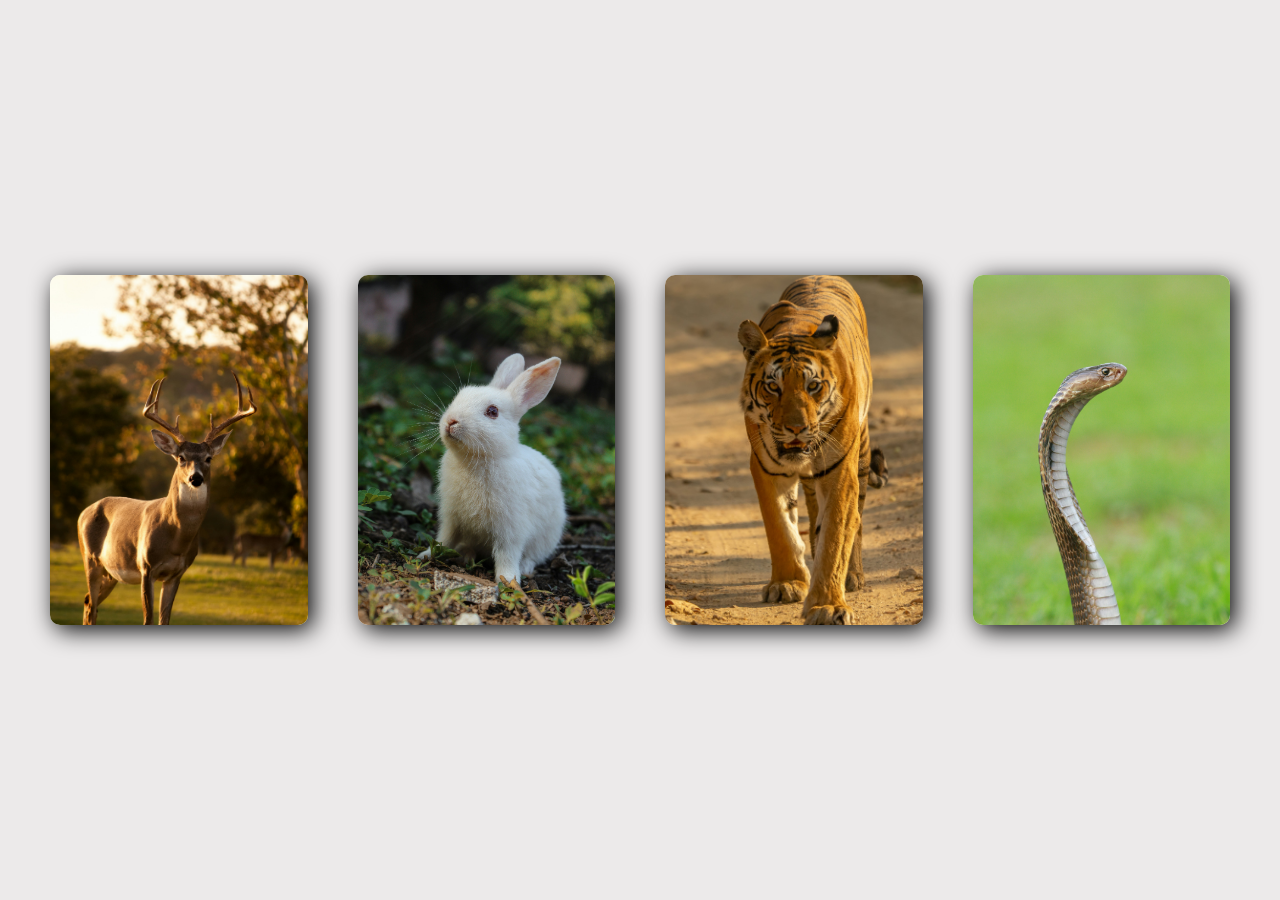
<file: CSS-card-Hover-effect/index.html>
<!DOCTYPE html>
<html lang="en">
<head>
    <meta charset="UTF-8">
    <meta name="viewport" content="width=device-width, initial-scale=1.0">
    <title>Card Hover effect</title>
    <link rel="stylesheet" href="style.css">
</head>
<body>
    <div id="main">
        <div class="card">
            <img src="images/deer.jpg" alt="Deer">
            <div class="card-content">
                <h2>Deer</h2>
                <p> Deer are hoofed, even-toed ruminant mammals belonging to the family Cervidae.</p>
            </div>
        </div>
        <div class="card">
            <img src="images/rabbit.jpg" alt="Rabbit">
            <div class="card-content">
                <h2>Rabbit</h2>
                <p> The White Rabbit is a hurried character in Lewis Carroll’s classic book, Alice in Wonderland.</p>
            </div>
        </div>
        <div class="card">
            <img src="images/tiger.jpg" alt="Tiger">
            <div class="card-content">
                <h2>Tiger</h2>
                <p> The tiger is the largest wild cat, known for its orange fur, black stripes, and powerful roar.</p>
            </div>
        </div>
        <div class="card">
            <img src="images/cobra.jpg" alt="Cobra">
            <div class="card-content">
                <h2>Cobra</h2>
                <p> Cobras are venomous snakes from Asia and Africa famous for expanding their necks into hoods.</p>
            </div>
        </div>
    </div>
</body>
</html>
</file>
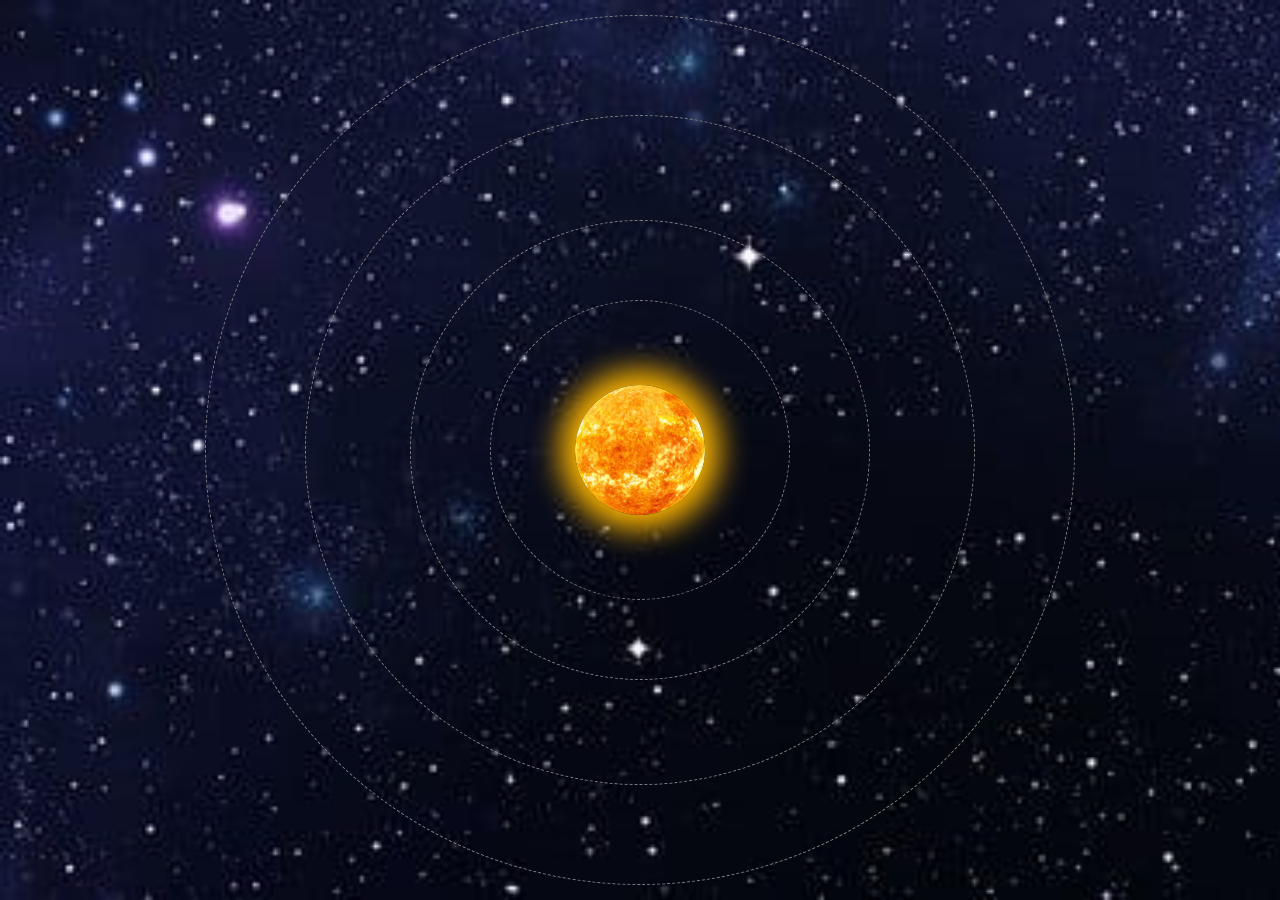
<file: solar-system/index.html>
<!doctype html>
<html lang="en">
  <head>
    <meta charset="UTF-8" />
    <meta name="viewport" content="width=device-width, initial-scale=1.0" />
    <title>Solar System</title>
    <link rel="stylesheet" href="style.css" />
  </head>
  <body>
    <div class="mars-orbit">
      <div class="mars"></div>
      <div class="earth-orbit">
        <div class="earth"></div>
        <div class="venus-orbit">
          <div class="venus"></div>
          <div class="mercury-orbit">
            <div class="mercury"></div>
            <div class="sun"></div>
          </div>
        </div>
      </div>
    </div>
  </body>
</html>
</file>
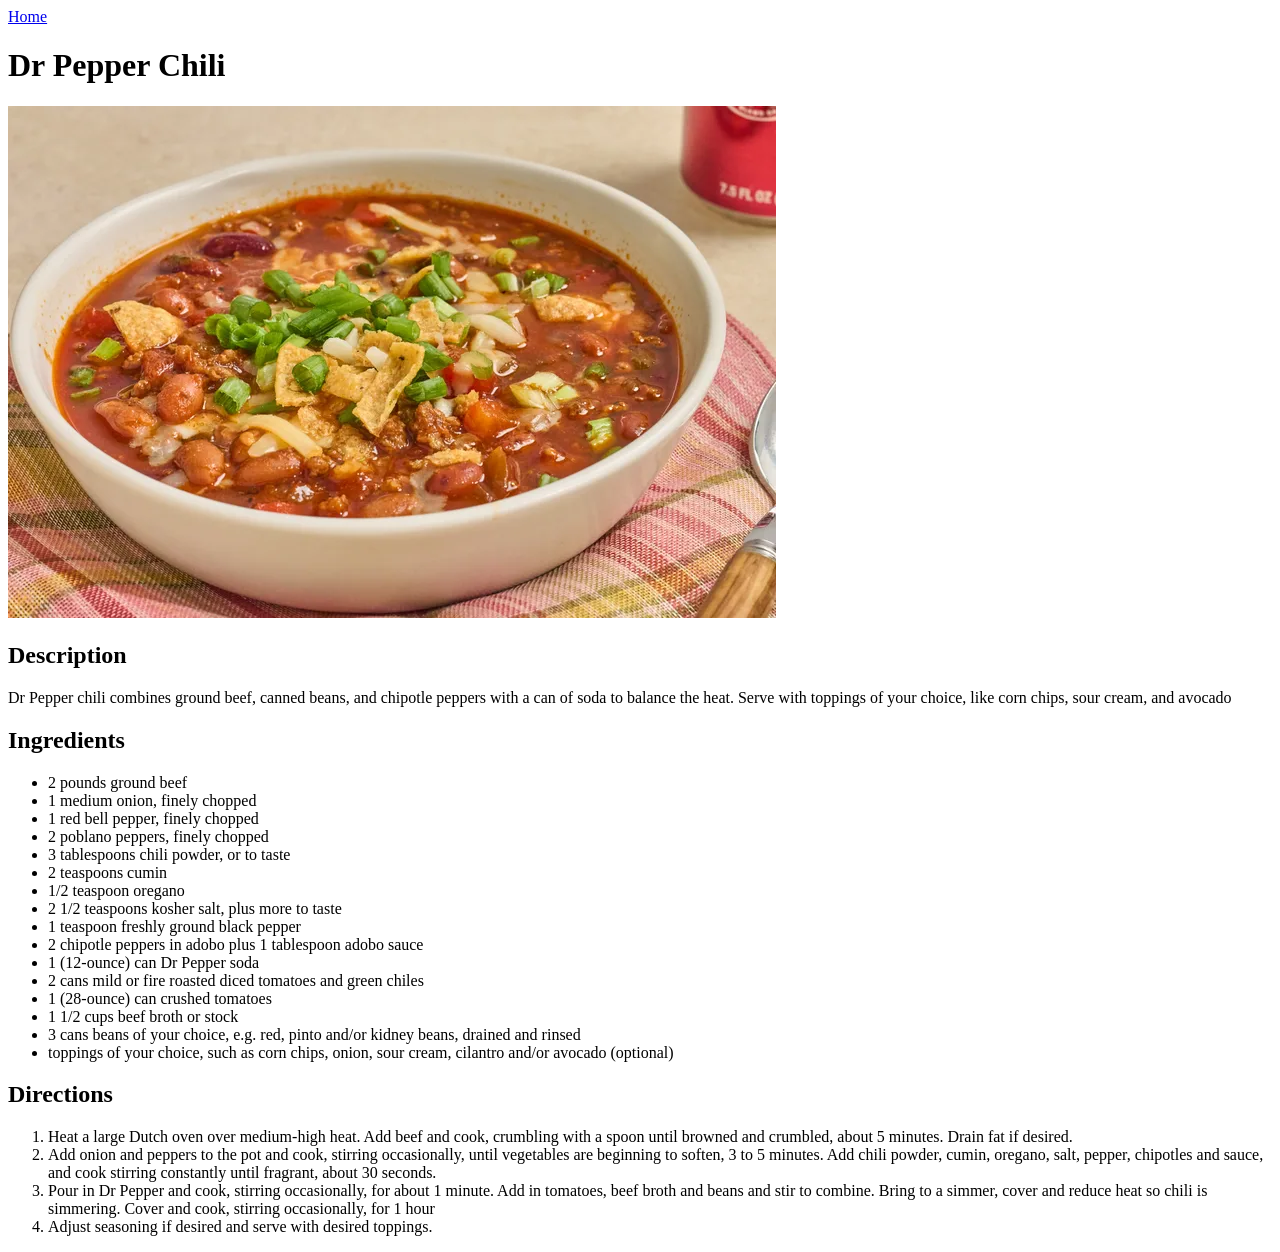
<file: odin-recipes/recipes/Dr-Pepper-Chili.html>
<!doctype html>
<html lang="en">
  <head>
    <meta charset="UTF-8" />
    <meta name="viewport" content="width=device-width, initial-scale=1.0" />
    <title>Dr Pepper Chili</title>
  </head>
  <body>
    <a href="../index.html">Home</a>
    <h1>Dr Pepper Chili</h1>
    <img src="../images/Dr Pepper Chili.webp" alt="Dr Pepper Chilli image" />
    <h2>Description</h2>
    <p>
      Dr Pepper chili combines ground beef, canned beans, and chipotle peppers
      with a can of soda to balance the heat. Serve with toppings of your
      choice, like corn chips, sour cream, and avocado
    </p>

    <!-- Ingredients -->

    <h2>Ingredients</h2>
    <ul>
      <li>2 pounds ground beef</li>
      <li>1 medium onion, finely chopped</li>
      <li>1 red bell pepper, finely chopped</li>
      <li>2 poblano peppers, finely chopped</li>
      <li>3 tablespoons chili powder, or to taste</li>
      <li>2 teaspoons cumin</li>
      <li>1/2 teaspoon oregano</li>
      <li>2 1/2 teaspoons kosher salt, plus more to taste</li>
      <li>1 teaspoon freshly ground black pepper</li>
      <li>2 chipotle peppers in adobo plus 1 tablespoon adobo sauce</li>
      <li>1 (12-ounce) can Dr Pepper soda</li>
      <li>2 cans mild or fire roasted diced tomatoes and green chiles</li>
      <li>1 (28-ounce) can crushed tomatoes</li>
      <li>1 1/2 cups beef broth or stock</li>
      <li>
        3 cans beans of your choice, e.g. red, pinto and/or kidney beans,
        drained and rinsed
      </li>
      <li>
        toppings of your choice, such as corn chips, onion, sour cream, cilantro
        and/or avocado (optional)
      </li>
    </ul>

    <!-- Directions -->
    
    <h2>Directions</h2>
    <ol>
        <li>Heat a large Dutch oven over medium-high heat. Add beef and cook, crumbling with a spoon until browned and crumbled, about 5 minutes.  Drain fat if desired.</li>
        <li>Add onion and peppers to the pot and cook, stirring occasionally, until vegetables are beginning to soften, 3 to 5 minutes.  Add chili powder, cumin, oregano, salt, pepper, chipotles and sauce, and cook stirring constantly until fragrant, about 30 seconds.</li>
        <li>Pour in Dr Pepper and cook, stirring occasionally, for about 1 minute. Add in tomatoes, beef broth and beans and stir to combine.  Bring to a simmer, cover and reduce heat so chili is simmering.  Cover and cook, stirring occasionally, for 1 hour</li>
        <li>Adjust seasoning if desired and serve with desired toppings.</li>
    </ol>
  </body>
</html>
</file>
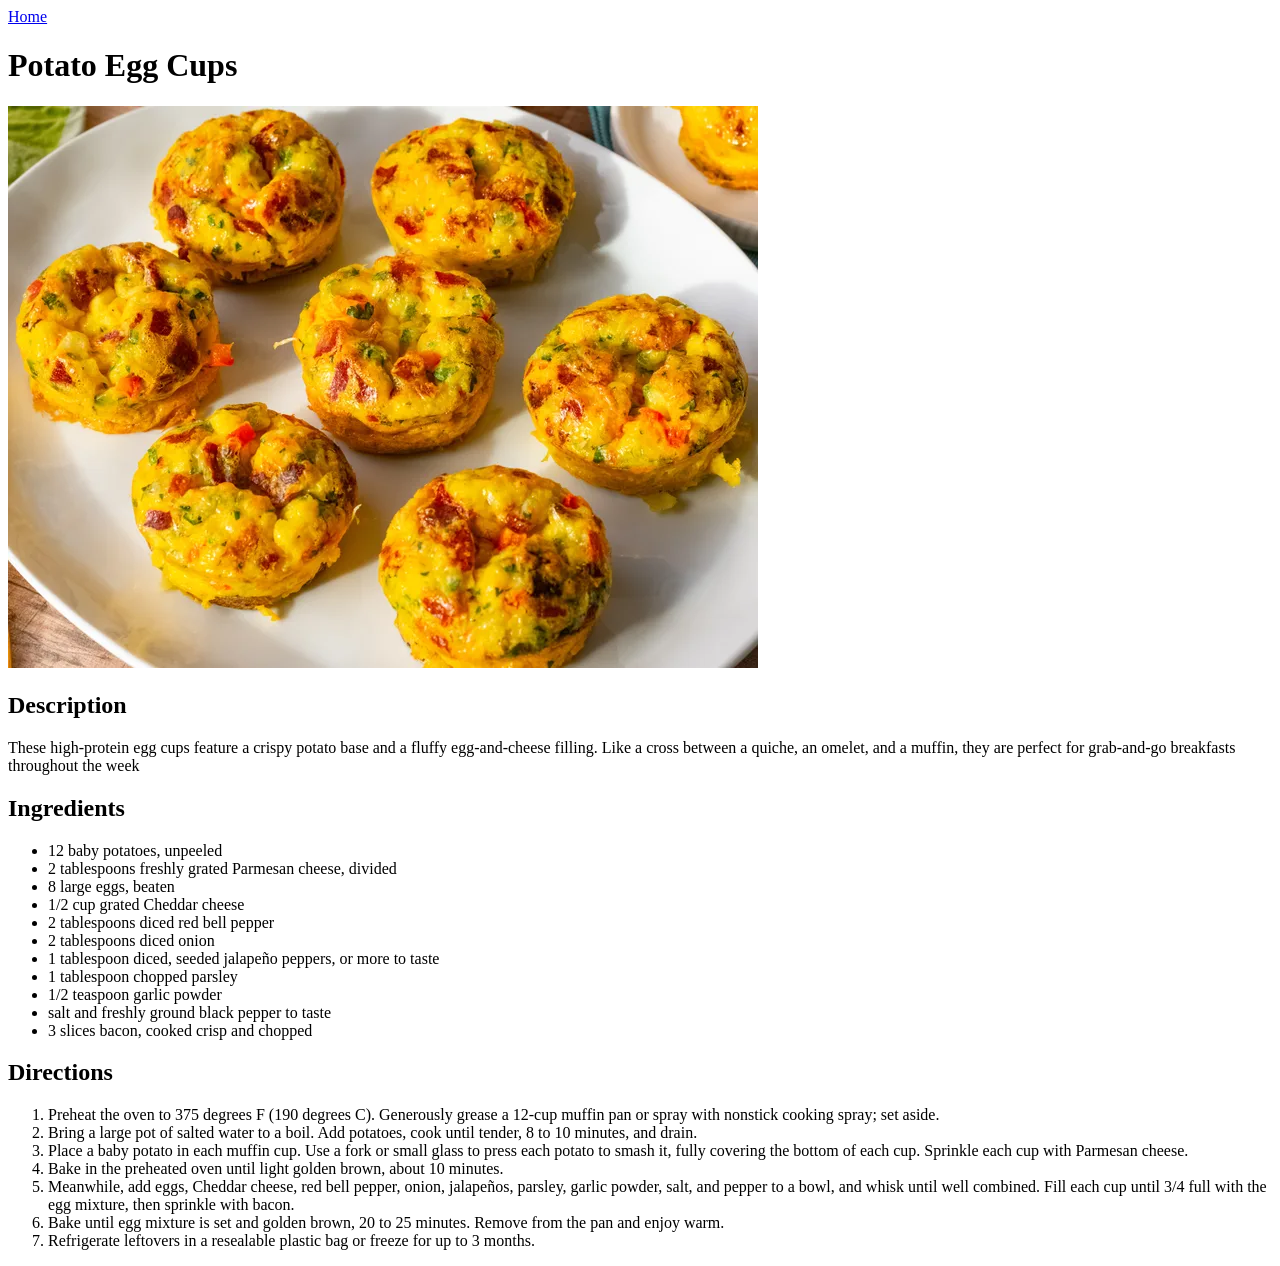
<file: odin-recipes/recipes/Potato-Egg-Cups.html>
<!doctype html>
<html lang="en">
  <head>
    <meta charset="UTF-8" />
    <meta name="viewport" content="width=device-width, initial-scale=1.0" />
    <title>Potato Egg Cups</title>
  </head>
  <body>
    <a href="../index.html">Home</a>
    <h1>Potato Egg Cups</h1>
    <img src="../images/potato egg cup.webp" alt="Potato Egg Cups image" />
    <h2>Description</h2>
    <p>
      These high-protein egg cups feature a crispy potato base and a fluffy
      egg-and-cheese filling. Like a cross between a quiche, an omelet, and a
      muffin, they are perfect for grab-and-go breakfasts throughout the week
    </p>

    <!-- Ingredients -->

    <h2>Ingredients</h2>
    <ul>
      <li>12 baby potatoes, unpeeled</li>
      <li>2 tablespoons freshly grated Parmesan cheese, divided</li>
      <li>8 large eggs, beaten</li>
      <li>1/2 cup grated Cheddar cheese</li>
      <li>2 tablespoons diced red bell pepper</li>
      <li>2 tablespoons diced onion</li>
      <li>1 tablespoon diced, seeded jalapeño peppers, or more to taste</li>
      <li>1 tablespoon chopped parsley</li>
      <li>1/2 teaspoon garlic powder</li>
      <li>salt and freshly ground black pepper to taste</li>
      <li>3 slices bacon, cooked crisp and chopped</li>
    </ul>

    <!-- Directions -->

    <h2>Directions</h2>
    <ol>
        <li>Preheat the oven to 375 degrees F (190 degrees C). Generously grease a 12-cup muffin pan or spray with nonstick cooking spray; set aside.</li>
        <li>Bring a large pot of salted water to a boil. Add potatoes, cook until tender, 8 to 10 minutes, and drain.</li>
        <li>Place a baby potato in each muffin cup. Use a fork or small glass to press each potato to smash it, fully covering the bottom of each cup. Sprinkle each cup with Parmesan cheese.</li>
        <li>Bake in the preheated oven until light golden brown, about 10 minutes.</li>
        <li>Meanwhile, add eggs, Cheddar cheese, red bell pepper, onion, jalapeños, parsley, garlic powder, salt, and pepper to a bowl, and whisk until well combined. Fill each cup until 3/4 full with the egg mixture, then sprinkle with bacon.</li>
        <li>Bake until egg mixture is set and golden brown, 20 to 25 minutes. Remove from the pan and enjoy warm.</li>
        <li>Refrigerate leftovers in a resealable plastic bag or freeze for up to 3 months.</li>
    </ol>
  </body>
</html>
</file>
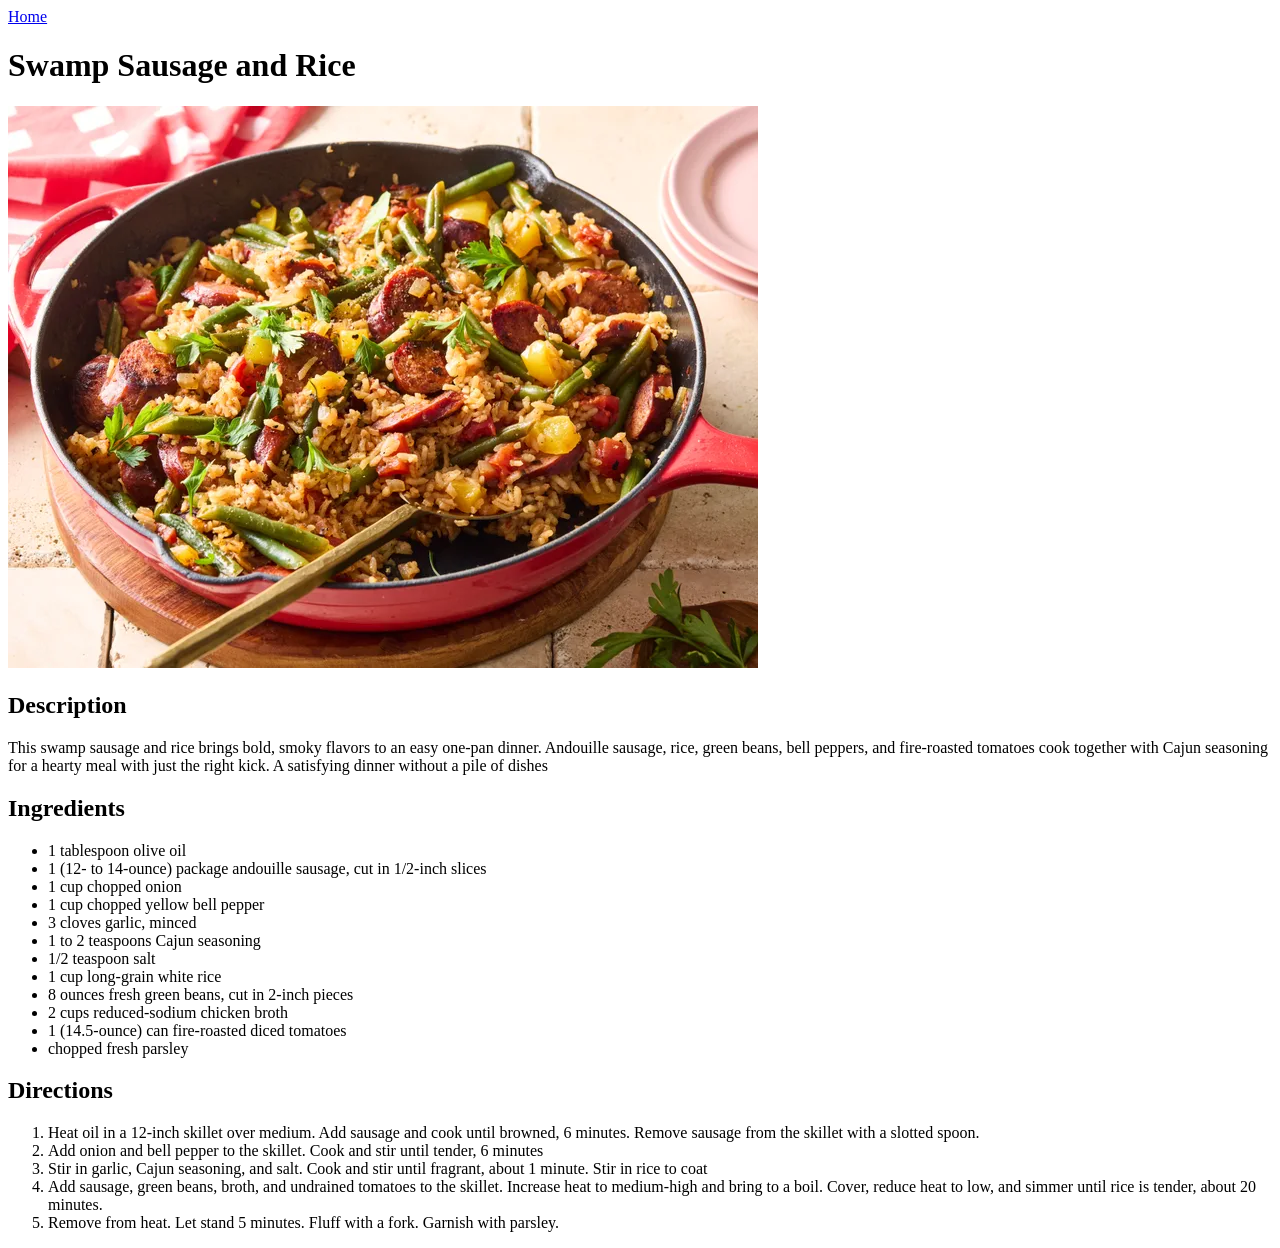
<file: odin-recipes/recipes/Swamp-Sausage.html>
<!doctype html>
<html lang="en">
  <head>
    <meta charset="UTF-8" />
    <meta name="viewport" content="width=device-width, initial-scale=1.0" />
    <title>Swamp Sausage and Rice</title>
  </head>
  <body>
    <a href="../index.html">Home</a>
    <h1>Swamp Sausage and Rice</h1>
    <img src="../images/swap-sausage-and-rice-pics.webp" alt="Swamp sausage and rice image" />
    <h2>Description</h2>
    <p>
      This swamp sausage and rice brings bold, smoky flavors to an easy one-pan
      dinner. Andouille sausage, rice, green beans, bell peppers, and
      fire-roasted tomatoes cook together with Cajun seasoning for a hearty meal
      with just the right kick. A satisfying dinner without a pile of dishes
    </p>

<!-- Ingredients -->

    <h2>Ingredients</h2>
    <ul>
      <li>1 tablespoon olive oil</li>
      <li>
        1 (12- to 14-ounce) package andouille sausage, cut in 1/2-inch slices
      </li>
      <li>1 cup chopped onion</li>
      <li>1 cup chopped yellow bell pepper</li>
      <li>3 cloves garlic, minced</li>
      <li>1 to 2 teaspoons Cajun seasoning</li>
      <li>1/2 teaspoon salt</li>
      <li>1 cup long-grain white rice</li>
      <li>8 ounces fresh green beans, cut in 2-inch pieces</li>
      <li>2 cups reduced-sodium chicken broth</li>
      <li>1 (14.5-ounce) can fire-roasted diced tomatoes</li>
      <li>chopped fresh parsley</li>
    </ul>

<!-- Directions -->

    <h2>Directions</h2>
    <ol>
      <li>
        Heat oil in a 12-inch skillet over medium. Add sausage and cook until
        browned, 6 minutes. Remove sausage from the skillet with a slotted
        spoon.
      </li>
      <li>
        Add onion and bell pepper to the skillet. Cook and stir until tender, 6
        minutes
      </li>
      <li>
        Stir in garlic, Cajun seasoning, and salt. Cook and stir until fragrant,
        about 1 minute. Stir in rice to coat
      </li>
      <li>
        Add sausage, green beans, broth, and undrained tomatoes to the skillet.
        Increase heat to medium-high and bring to a boil. Cover, reduce heat to
        low, and simmer until rice is tender, about 20 minutes.
      </li>
      <li>
        Remove from heat. Let stand 5 minutes. Fluff with a fork. Garnish with
        parsley.
      </li>
    </ol>
  </body>
</html>
</file>
<file: CSS-card-Hover-effect/style.css>
*{
    margin: 0;
    padding: 0;
    box-sizing: border-box;
    font-family: 'Comic Sans MS';
}
html, body{
    width: 100%;
    height: 100%;
}
#main{
    width: 100%;
    height: 100%;
    background-color: rgb(236, 234, 234);
    padding: 50px;
    display: flex;
    align-items: center;
    justify-content: center;
    gap: 50px;
}
.card{
    width: 300px;
    height: 350px;
    background-color: white;
    border-radius: 10px;
    position: relative;
    overflow: hidden;
    cursor: pointer;
    box-shadow: 5px 5px 25px black;
}
.card img{
    width: 100%;
    height: 100%;
    object-fit: cover;
}
.card-content{
    width: 90%;
    height: 30%;
    border-radius: 10px;
    background-color: white;
    position: absolute;
    bottom: -40%;
    margin: 15px;
    padding: 10px;
    display: flex;
    align-items: center;
    justify-content: center;
    flex-direction: column;
    transition: all ease 0.8s;
}
.card-content h2{
    font-size: 20px;
    font-weight: 700;
    color: rgb(29, 242, 210);
}
.card-content p{
    font-size: 15px;
    font-weight: 500;
    color: white;
    text-align: center;
}
.card:hover .card-content{
    background-color: transparent;
    transform: translateY(-5px);
    bottom: 5px;
}
</file>
<file: solar-system/style.css>
* {
  margin: 0;
  padding: 0;
  box-sizing: border-box;
}
html,
body {
  width: 100%;
  height: 100%;
  display: flex;
  justify-content: center;
  align-items: center;
  background-image: url(./images/space.jpg);
  background-size: cover;
  overflow: hidden;
}
.sun {
  width: 130px;
  height: 130px;
  background-image: url(./images/sun.png);
  background-size: 130%;
  background-position: center;
  background-repeat: no-repeat;
  border-radius: 50%;
  position: absolute;
  box-shadow: 0px 0px 30px 15px rgb(255, 183, 0);
}
.mercury-orbit {
  width: 300px;
  height: 300px;
  border-radius: 50%;
  border: 1px dashed gray;
  display: flex;
  justify-content: center;
  align-items: center;
  position: relative;
}
.mercury {
  width: 50px;
  height: 50px;
  border-radius: 50%;
  position: absolute;
  animation: mercury-moving 8s linear infinite;
  background-image: url(./images/mercury.png);
  background-size: cover;
}
@keyframes mercury-moving {
  from {
    transform: rotate(0deg) translatex(145px) rotate(0deg);
  }
  to {
    transform: rotate(360deg) translateX(145px) rotate(-360deg);
  }
}
.venus-orbit {
  width: 460px;
  height: 460px;
  border-radius: 50%;
  border: 1px dashed gray;
  display: flex;
  justify-content: center;
  align-items: center;
  position: relative;
}
.venus {
  width: 60px;
  height: 60px;
  border-radius: 50%;
  position: absolute;
  animation: venus-moving 10s linear infinite;
  background-image: url(./images/venus.png);
  background-size: cover;
}
@keyframes venus-moving {
  from {
    transform: rotate(0deg) translatex(230px) rotate(0deg);
  }
  to {
    transform: rotate(360deg) translateX(230px) rotate(-360deg);
  }
}
.earth-orbit {
  width: 670px;
  height: 670px;
  border-radius: 50%;
  border: 1px dashed gray;
  display: flex;
  justify-content: center;
  align-items: center;
  position: relative;
}
.earth {
  width: 90px;
  height: 90px;
  border-radius: 50%;
  position: absolute;
  animation: earth-moving 15s linear infinite;
  overflow: hidden;
  background-image: url(./images/earth.png);
  background-size: cover;
}
@keyframes earth-moving {
  from {
    transform: rotate(0deg) translatex(335px) rotate(0deg);
  }
  to {
    transform: rotate(360deg) translateX(335px) rotate(-360deg);
  }
}
.mars-orbit {
  width: 870px;
  height: 870px;
  border-radius: 50%;
  border: 1px dashed gray;
  display: flex;
  justify-content: center;
  align-items: center;
  position: relative;
}
.mars {
  width: 60px;
  height: 60px;
  border-radius: 50%;
  position: absolute;
  animation: mars-moving 20s linear infinite;
  overflow: hidden;
  background-image: url(./images/mars.png);
  background-size: cover;
}
@keyframes mars-moving {
  from {
    transform: rotate(0deg) translatex(435px) rotate(0deg);
  }
  to {
    transform: rotate(360deg) translateX(435px) rotate(-360deg);
  }
}
</file>
